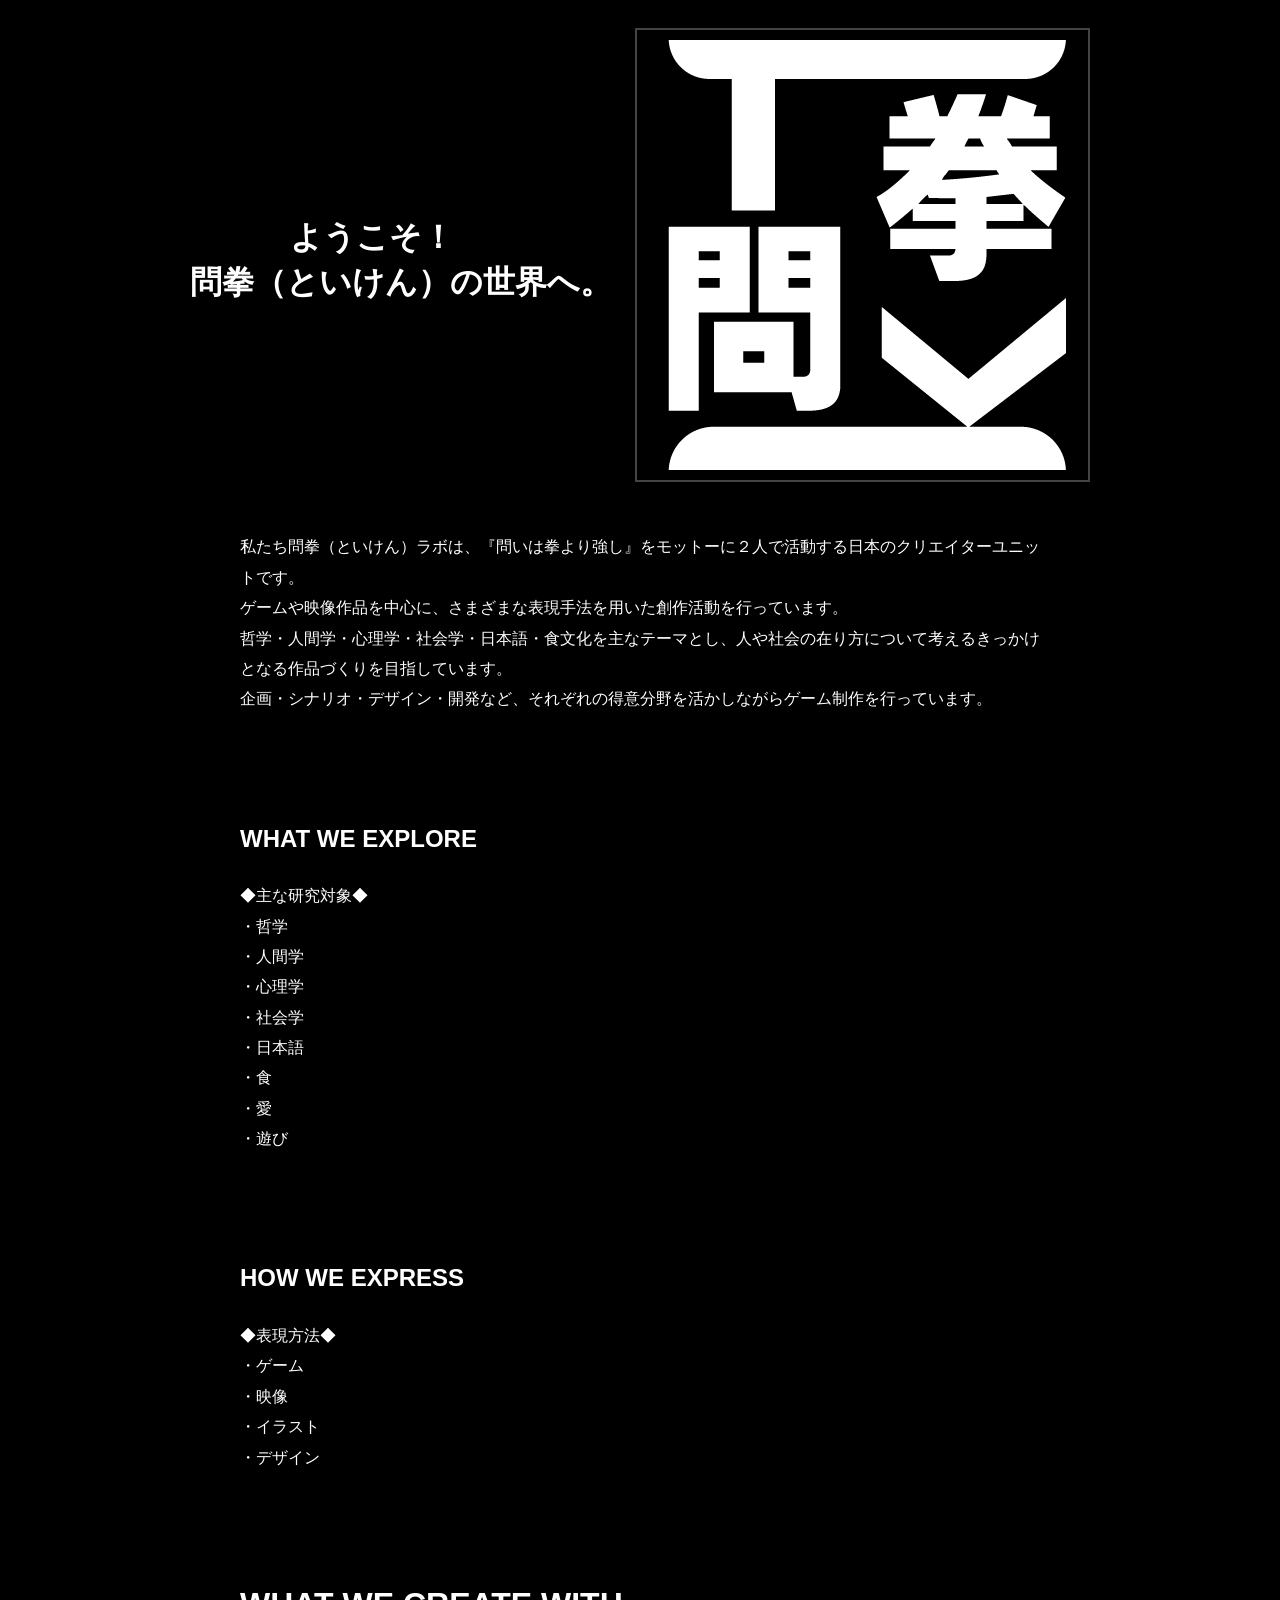
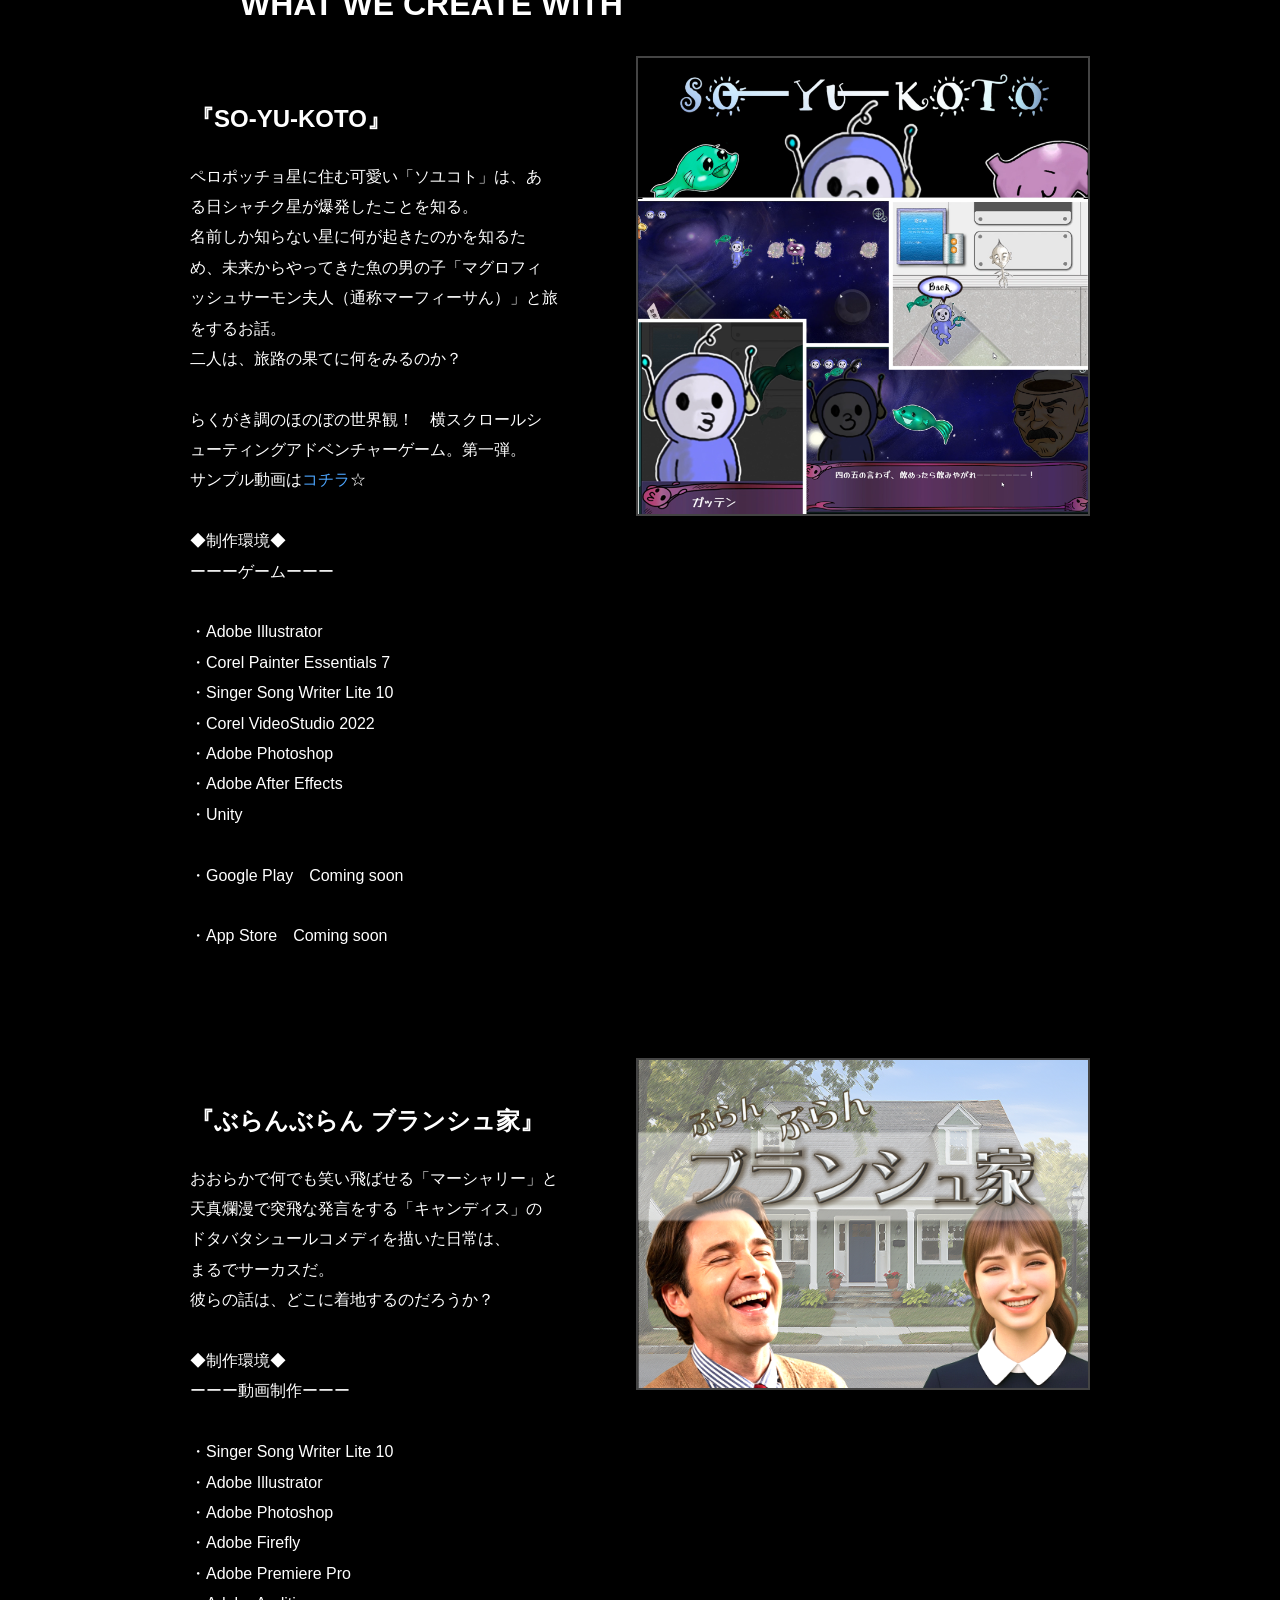
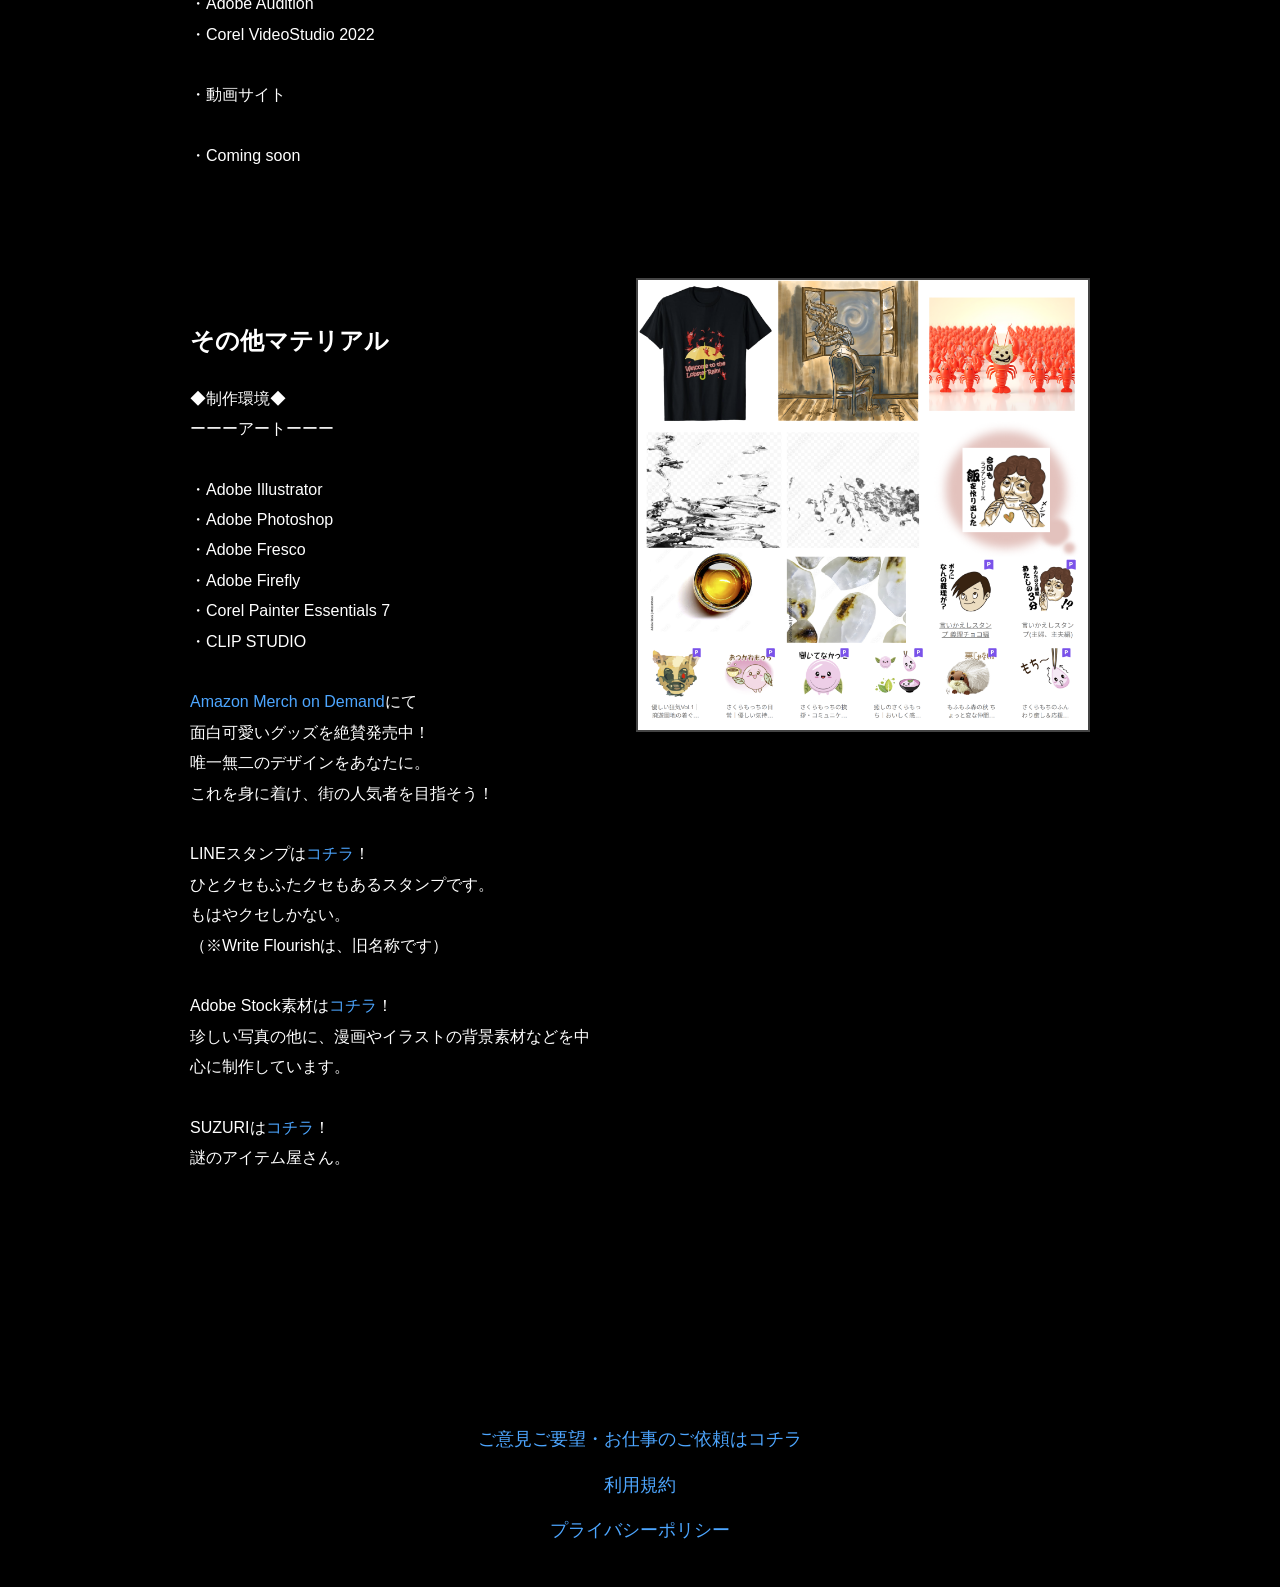
<file: index.html>
<!DOCTYPE html>
<html lang="ja">
<head>
    <meta charset="UTF-8">
    <meta name="viewport" content="width=device-width, initial-scale=1.0">
    <title>問拳（といけん）</title>
    <link rel="stylesheet" href="style.css">

    <style>
        body {
            background-color: #000;
            color: #fff;
            font-family: sans-serif;
            line-height: 1.9;
            padding: 20px;
        }

        h1, h2, h3 {
            color: #fff;
            margin-top: 40px;
        }

        p {
            margin-top: 20px;
        }

        a {
            color: #4da6ff;
            text-decoration: none;
        }

        a:hover {
            text-decoration: underline;
        }

        .section {
            margin-bottom: 60px;
            margin: 0 auto;        /* ブロックを中央に配置 */
            text-align: left;      /* 文字は左揃え */
        }

        .image-box {
            width: 100%;
            margin: 30px 0;
            text-align: center;
        }

        .image-box img {
            max-width: 90%;
            border: 2px solid #444;
        }

        .footer-links {
            margin-top: 100px;
            text-align: center;
        }

        .footer-links a {
            display: block;
            margin: 12px 0;
            font-size: 1.1em;
        }

        /* ▼▼▼ タイトル＋画像を横並びにする ▼▼▼ */
        .title-with-image {
            display: flex;
            align-items: center;
            justify-content: space-between;
            gap: 20px;
            margin-bottom: 40px;
        }

        .title-with-image h1 {
            flex: 1;
        }

        .title-with-image .image-box img {
            max-width: 512px;
            height: auto;
            border: 2px solid #444;
        }
    </style>
</head>
<body>

    <!-- ▼▼▼ タイトル＋画像（横並び） ▼▼▼ -->
<div class="title-with-image">

    <div class="title-text">
        <h1>
            <span class="yokoso">ようこそ！</span><br>
            問拳（といけん）の世界へ。
        </h1>
    </div>

    <div class="title-image">
        <img src="toikenLogo.png" alt="問拳（といけん）のロゴ画像">
    </div>

</div>

    <!-- ▼▼▼ 説明文 ▼▼▼ -->
    <p class="intro-text">
        私たち問拳（といけん）ラボは、『問いは拳より強し』をモットーに２人で活動する日本のクリエイターユニットです。<br>
        ゲームや映像作品を中心に、さまざまな表現手法を用いた創作活動を行っています。<br>
        哲学・人間学・心理学・社会学・日本語・食文化を主なテーマとし、人や社会の在り方について考えるきっかけとなる作品づくりを目指しています。<br>
        企画・シナリオ・デザイン・開発など、それぞれの得意分野を活かしながらゲーム制作を行っています。
        <br>
        <br>
        <br>
    </p>

    <!-- ▼▼▼ セクション1 ▼▼▼ -->
    <div class="section center-section">
        <h2>WHAT WE EXPLORE</h2>
        <p>
◆主な研究対象◆<br>
・哲学<br>
・人間学<br>
・心理学<br>
・社会学<br>
・日本語<br>
・食<br>
・愛<br>
・遊び<br><br><br>
        </p>
    </div>

    <!-- ▼▼▼ セクション2 ▼▼▼ -->
    <div class="section center-section">
        <h2>HOW WE EXPRESS</h2>
        <p>
◆表現方法◆<br>
・ゲーム<br>
・映像<br>
・イラスト<br>
・デザイン<br>
            <br>
            <br>
        <h1>WHAT WE CREATE WITH</h1>
        </p>
    </div>

    <!-- ▼▼▼ セクション3 ▼▼▼ -->
<div class="section-with-image">

    <div class="section-text">
        <h2>『SO-YU-KOTO』</h2>
        <p>
            ペロポッチョ星に住む可愛い「ソユコト」は、あ<br>
            る日シャチク星が爆発したことを知る。<br>
            名前しか知らない星に何が起きたのかを知るた<br>
            め、未来からやってきた魚の男の子「マグロフィ<br>
            ッシュサーモン夫人（通称マーフィーサん）」と旅<br>
            をするお話。<br>
            二人は、旅路の果てに何をみるのか？<br><br>
            らくがき調のほのぼの世界観！　横スクロールシ<br>
            ューティングアドベンチャーゲーム。第一弾。<br>
            サンプル動画は<a href="https://holdbaroquewriter.myportfolio.com/">コチラ</a>☆<br><br>

            ◆制作環境◆<br>
            ーーーゲームーーー<br><br>

            ・Adobe Illustrator<br>
            ・Corel Painter Essentials 7<br>
            ・Singer Song Writer Lite 10<br>
            ・Corel VideoStudio 2022<br>
            ・Adobe Photoshop<br>
            ・Adobe After Effects<br>
            ・Unity<br><br>
            ・Google Play　Coming soon<br><br>
            ・App Store　Coming soon<br><br>
        </p>
    </div>

    <div class="section-image">
        <img src="soyukoto.png" alt="アンドロイドアプリ「ソユコト」の画像">
    </div>

</div>

    <!-- ▼▼▼ セクション4 ▼▼▼ -->
<div class="section-with-image">

    <div class="section-text">
        <h2>『ぶらんぶらん ブランシュ家』</h2>
        <p>
            おおらかで何でも笑い飛ばせる「マーシャリー」と<br>
            天真爛漫で突飛な発言をする「キャンディス」の<br>
            ドタバタシュールコメディを描いた日常は、<br>
            まるでサーカスだ。<br>
            彼らの話は、どこに着地するのだろうか？<br><br>

            ◆制作環境◆<br>
            ーーー動画制作ーーー<br><br>

            ・Singer Song Writer Lite 10<br>
            ・Adobe Illustrator<br>
            ・Adobe Photoshop<br>
            ・Adobe Firefly<br>
            ・Adobe Premiere Pro<br>
            ・Adobe Audition<br>
            ・Corel VideoStudio 2022<br><br>
            ・動画サイト<br><br>
            ・Coming soon<br><br>
        </p>
    </div>

    <div class="section-image">
        <img src="buranshuke.png" alt="動画、ブランブランブランシュ家の画像">
    </div>

</div>

        <!-- ▼▼▼ セクション5 ▼▼▼ -->
<div class="section-with-image">

    <div class="section-text">
        <h2>その他マテリアル</h2>
        <p>
            ◆制作環境◆<br>
            ーーーアートーーー<br><br>

            ・Adobe Illustrator<br>
            ・Adobe Photoshop<br>
            ・Adobe Fresco<br>
            ・Adobe Firefly<br>
            ・Corel Painter Essentials 7<br>
            ・CLIP STUDIO<br><br>

            <a href="https://www.amazon.co.jp/s?rh=n%3A352484011%2Cp_4%3A%25402026Toyken">Amazon Merch on Demand</a>にて<br>
            面白可愛いグッズを絶賛発売中！<br>
            唯一無二のデザインをあなたに。<br>
            これを身に着け、街の人気者を目指そう！<br><br>

            LINEスタンプは<a href="https://store.line.me/stickershop/author/1978029/ja">コチラ</a>！<br>
            ひとクセもふたクセもあるスタンプです。<br>
            もはやクセしかない。<br>
            （※Write Flourishは、旧名称です）<br><br>

            Adobe Stock素材は<a href="https://stock.adobe.com/jp/contributor/212766873/whoami?load_type=author&prev_url=detail">コチラ</a>！<br>
            珍しい写真の他に、漫画やイラストの背景素材などを中心に制作しています。<br><br>

            SUZURIは<a href="https://suzuri.jp/Bliss_Ricefield?utm_source=others&utm_medium=social&utm_campaign=shop_share">コチラ</a>！<br>
            謎のアイテム屋さん。<br><br>
        </p>
    </div>

    <div class="section-image">
        <img src="other_material.png" alt="その他素材販売の画像">
    </div>

</div>
    
    <!-- ▼▼▼ フッターリンク ▼▼▼ -->
    <div class="footer-links">
        <br><br><br>
        <a href="contact.html">ご意見ご要望・お仕事のご依頼はコチラ</a>
        <a href="terms.html">利用規約</a>
        <a href="privacy.html">プライバシーポリシー</a>
    </div>

</body>
</html>
</file>
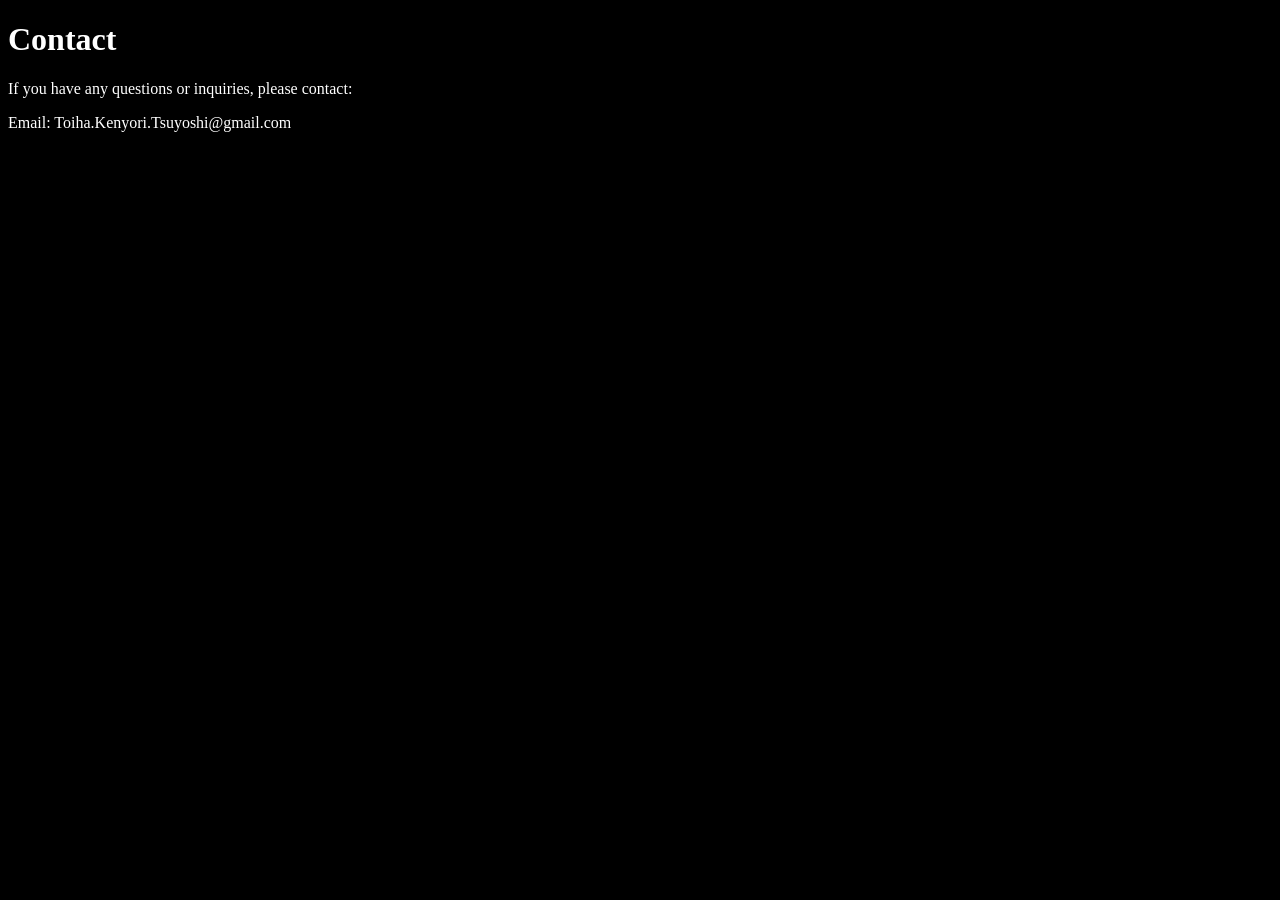
<file: contact.html>
<!DOCTYPE html>
<html>
<head>
  <meta charset="UTF-8">
  <title>Contact - Toi-Ken</title>
</head>
<body style="background-color: #000; color: #fff;">
  <h1>Contact</h1>
  <p>If you have any questions or inquiries, please contact:</p>
  <p>Email: Toiha.Kenyori.Tsuyoshi@gmail.com</p>
</body>
</html>
</file>
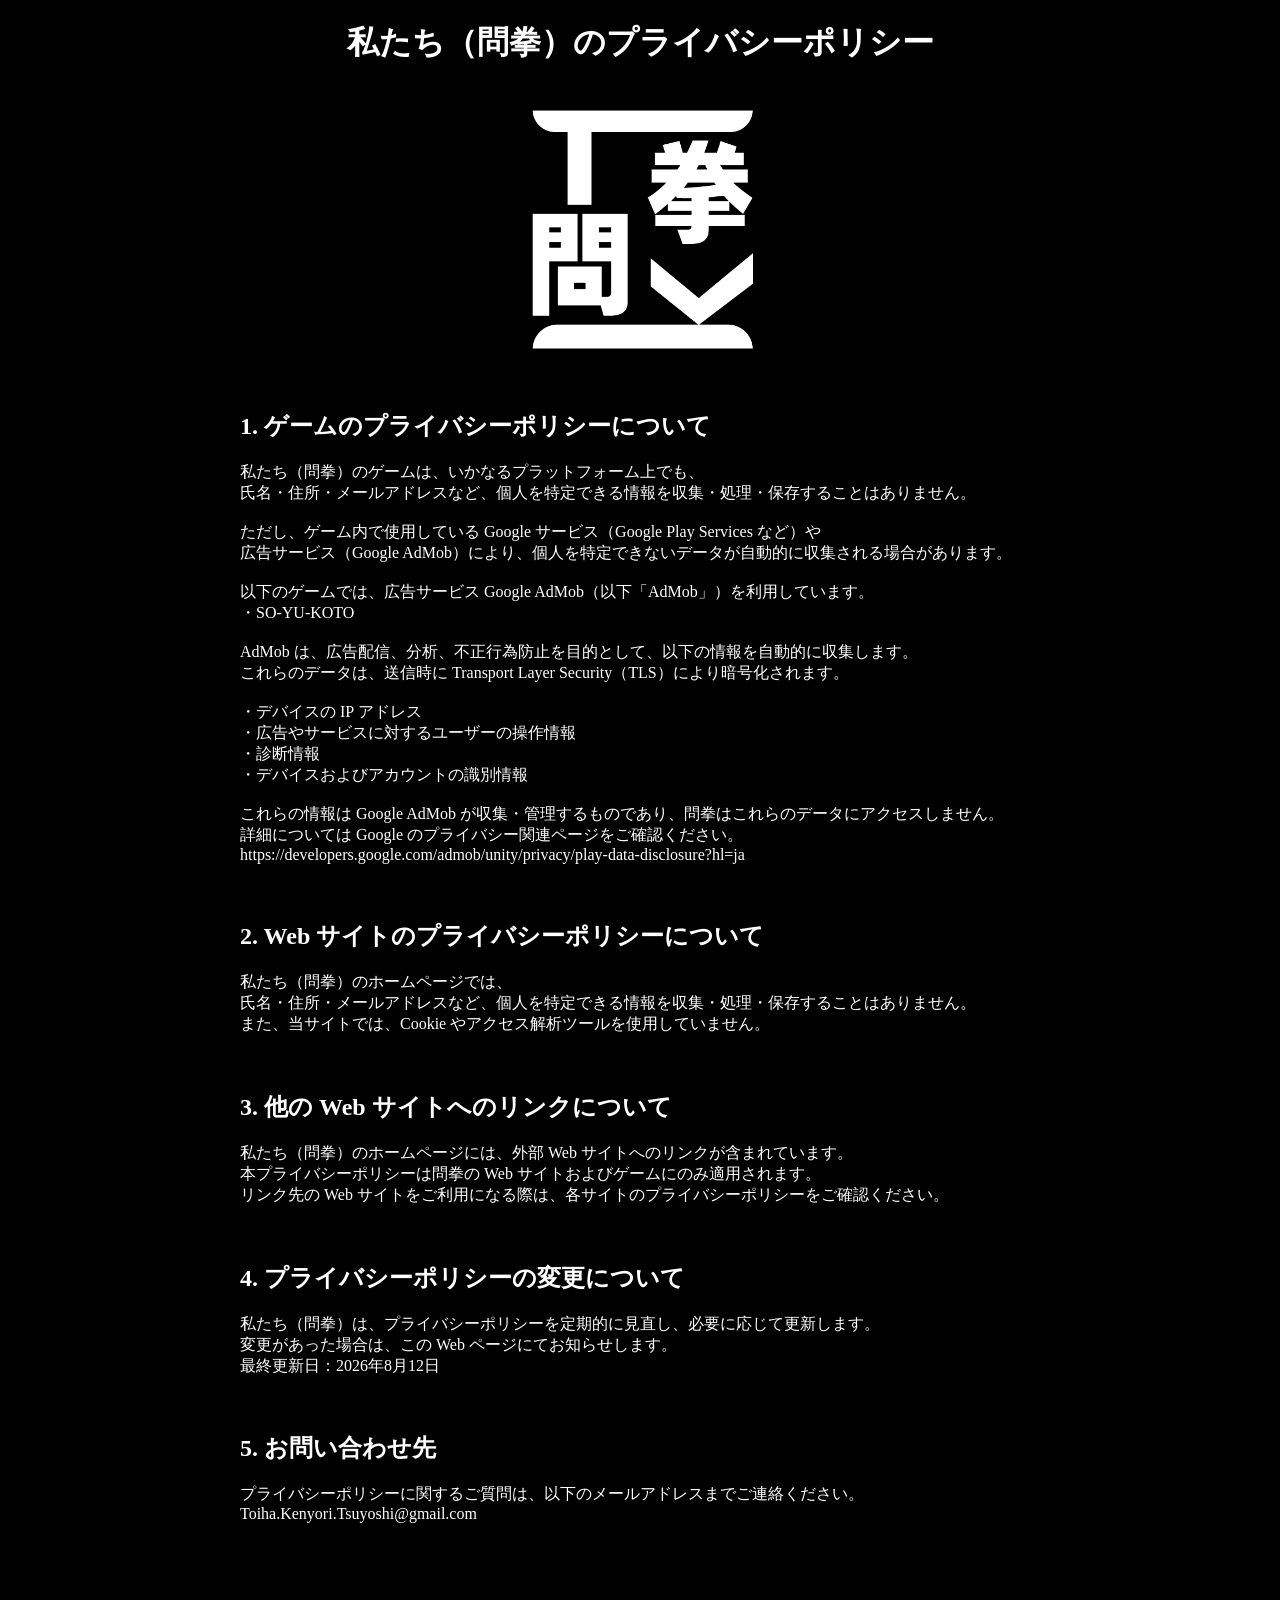
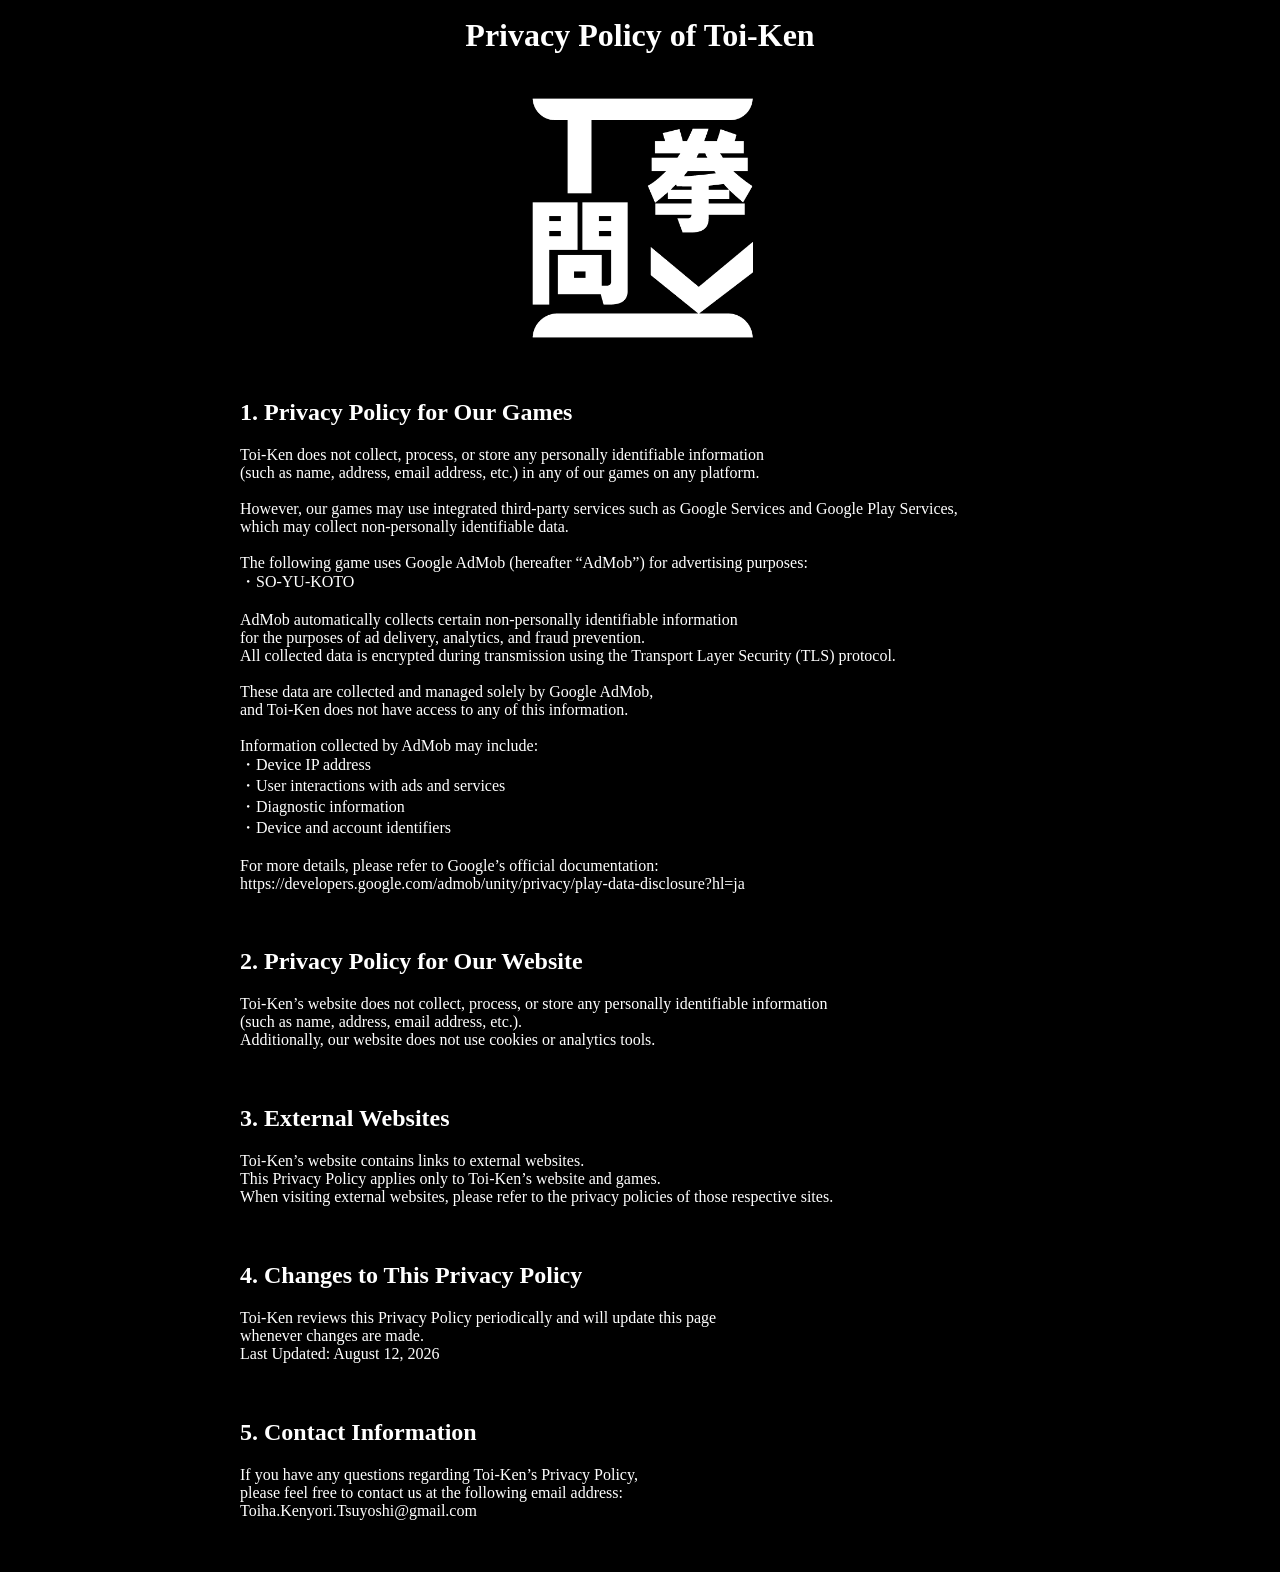
<file: privacy.html>
<!DOCTYPE html>
<html>
<head>
  <meta charset="UTF-8">
  <title>私たち（問拳）のプライバシーポリシー</title>
</head>

<body style="background-color: #000; color: #fff;">

  <!-- ▼中央寄せ＋左揃えコンテナ -->
  <div style="max-width: 800px; margin: 0 auto; text-align: left;">

    <h1 style="text-align:center;">私たち（問拳）のプライバシーポリシー</h1>
    <br>

    <!-- ▼画像サイズ250px -->
    <img src="toikenLogo.png" alt="問拳（といけん）のロゴ画像" 
     style="width:250px; height:auto; display:block; margin:0 auto;">
    <br><br>

    <h2>1. ゲームのプライバシーポリシーについて</h2>
    <p>
私たち（問拳）のゲームは、いかなるプラットフォーム上でも、<br>
氏名・住所・メールアドレスなど、個人を特定できる情報を収集・処理・保存することはありません。<br><br>

ただし、ゲーム内で使用している Google サービス（Google Play Services など）や<br>
広告サービス（Google AdMob）により、個人を特定できないデータが自動的に収集される場合があります。<br><br>

以下のゲームでは、広告サービス Google AdMob（以下「AdMob」）を利用しています。<br>
・SO-YU-KOTO<br><br>

AdMob は、広告配信、分析、不正行為防止を目的として、以下の情報を自動的に収集します。<br>
これらのデータは、送信時に Transport Layer Security（TLS）により暗号化されます。<br><br>

・デバイスの IP アドレス<br>
・広告やサービスに対するユーザーの操作情報<br>
・診断情報<br>
・デバイスおよびアカウントの識別情報<br><br>

これらの情報は Google AdMob が収集・管理するものであり、問拳はこれらのデータにアクセスしません。<br>
詳細については Google のプライバシー関連ページをご確認ください。<br>
https://developers.google.com/admob/unity/privacy/play-data-disclosure?hl=ja
      <br><br><br>
    </p>

    <h2>2. Web サイトのプライバシーポリシーについて</h2>
    <p>
私たち（問拳）のホームページでは、<br>
氏名・住所・メールアドレスなど、個人を特定できる情報を収集・処理・保存することはありません。<br>
また、当サイトでは、Cookie やアクセス解析ツールを使用していません。<br><br><br>
    </p>

    <h2>3. 他の Web サイトへのリンクについて</h2>
    <p>
私たち（問拳）のホームページには、外部 Web サイトへのリンクが含まれています。<br>
本プライバシーポリシーは問拳の Web サイトおよびゲームにのみ適用されます。<br>
リンク先の Web サイトをご利用になる際は、各サイトのプライバシーポリシーをご確認ください。<br><br><br>
    </p>

    <h2>4. プライバシーポリシーの変更について</h2>
    <p>
私たち（問拳）は、プライバシーポリシーを定期的に見直し、必要に応じて更新します。<br>
変更があった場合は、この Web ページにてお知らせします。<br>
最終更新日：2026年8月12日<br><br><br>
    </p>

    <h2>5. お問い合わせ先</h2>
    <p>
プライバシーポリシーに関するご質問は、以下のメールアドレスまでご連絡ください。<br>
Toiha.Kenyori.Tsuyoshi@gmail.com<br><br><br><br><br>
    </p>

    <h1 style="text-align:center;">Privacy Policy of Toi‑Ken</h1>
    <br>
        <img src="toikenLogo.png" alt="問拳（といけん）のロゴ画像" 
     style="width:250px; height:auto; display:block; margin:0 auto;">
    <br><br>

    <h2>1. Privacy Policy for Our Games</h2>
    <p>
Toi‑Ken does not collect, process, or store any personally identifiable information<br>
(such as name, address, email address, etc.) in any of our games on any platform.<br><br>

However, our games may use integrated third‑party services such as Google Services and Google Play Services,<br>
which may collect non‑personally identifiable data.<br><br>

The following game uses Google AdMob (hereafter “AdMob”) for advertising purposes:<br>
・SO‑YU‑KOTO<br><br>

AdMob automatically collects certain non‑personally identifiable information<br>
for the purposes of ad delivery, analytics, and fraud prevention.<br>
All collected data is encrypted during transmission using the Transport Layer Security (TLS) protocol.<br><br>

These data are collected and managed solely by Google AdMob,<br>
and Toi‑Ken does not have access to any of this information.<br><br>

Information collected by AdMob may include:<br>
・Device IP address<br>
・User interactions with ads and services<br>
・Diagnostic information<br>
・Device and account identifiers<br><br>

For more details, please refer to Google’s official documentation:<br>
https://developers.google.com/admob/unity/privacy/play-data-disclosure?hl=ja
      <br><br><br>
    </p>

    <h2>2. Privacy Policy for Our Website</h2>
    <p>
Toi‑Ken’s website does not collect, process, or store any personally identifiable information<br>
(such as name, address, email address, etc.).<br>
Additionally, our website does not use cookies or analytics tools.<br><br><br>
    </p>

    <h2>3. External Websites</h2>
    <p>
Toi‑Ken’s website contains links to external websites.<br>
This Privacy Policy applies only to Toi‑Ken’s website and games.<br>
When visiting external websites, please refer to the privacy policies of those respective sites.<br><br><br>
    </p>

    <h2>4. Changes to This Privacy Policy</h2>
    <p>
Toi‑Ken reviews this Privacy Policy periodically and will update this page<br>
whenever changes are made.<br>
Last Updated: August 12, 2026<br><br><br>
    </p>

    <h2>5. Contact Information</h2>
    <p>
If you have any questions regarding Toi‑Ken’s Privacy Policy,<br>
please feel free to contact us at the following email address:<br>
Toiha.Kenyori.Tsuyoshi@gmail.com<br><br><br>
    </p>

  </div>
</body>
</html>
</file>
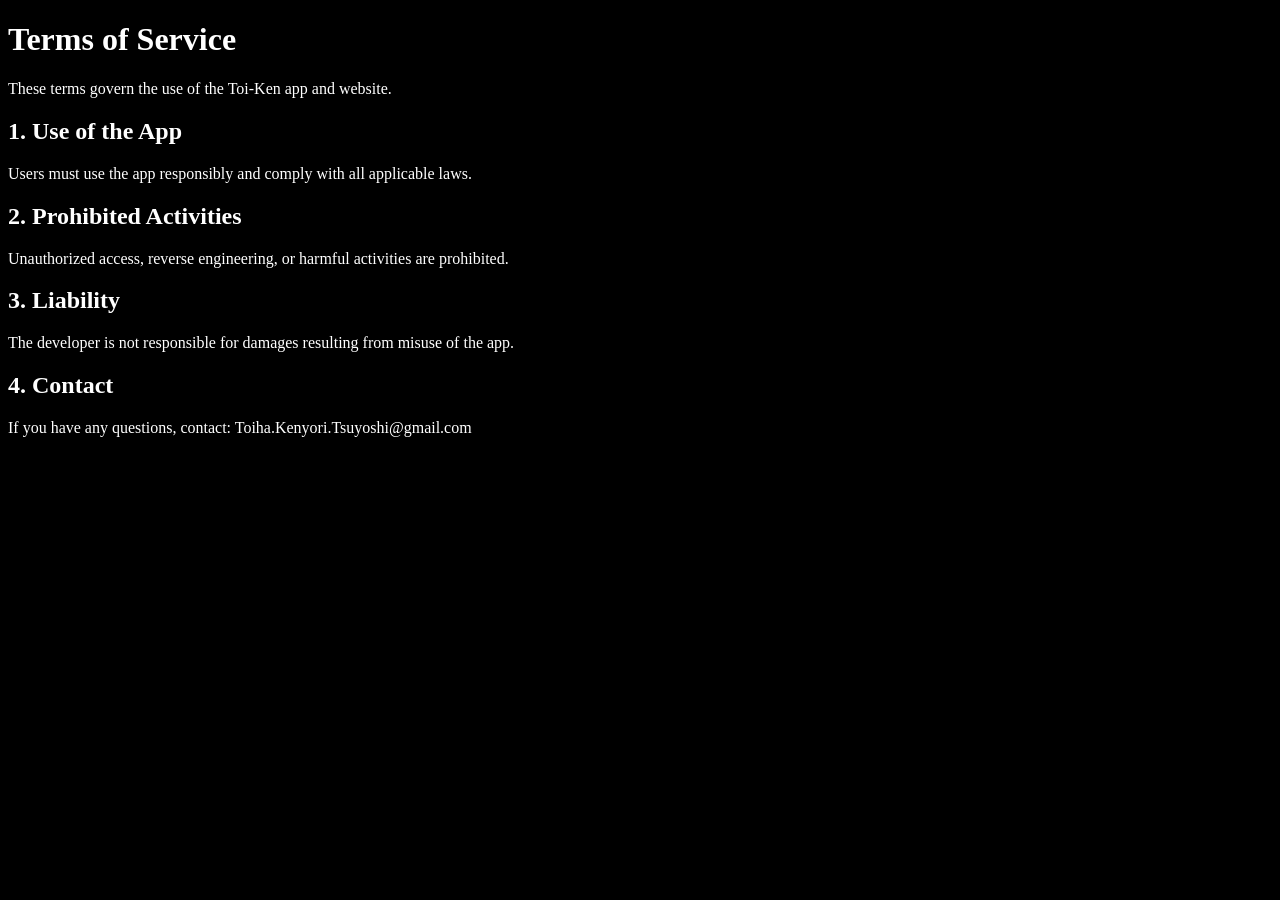
<file: terms.html>
<!DOCTYPE html>
<html>
<head>
  <meta charset="UTF-8">
  <title>Terms of Service - Toi-Ken</title>
</head>
<body style="background-color: #000; color: #fff;">
  <h1>Terms of Service</h1>
  <p>These terms govern the use of the Toi-Ken app and website.</p>

  <h2>1. Use of the App</h2>
  <p>Users must use the app responsibly and comply with all applicable laws.</p>

  <h2>2. Prohibited Activities</h2>
  <p>Unauthorized access, reverse engineering, or harmful activities are prohibited.</p>

  <h2>3. Liability</h2>
  <p>The developer is not responsible for damages resulting from misuse of the app.</p>

  <h2>4. Contact</h2>
  <p>If you have any questions, contact: Toiha.Kenyori.Tsuyoshi@gmail.com</p>
</body>
</html>
</file>
<file: style.css>
body {
    background-color: #000;
    color: #fff;
    font-family: sans-serif;
    line-height: 1.9;
    padding: 20px;
}

/* タイトル＋画像の横並び */
.title-with-image {
    display: flex;
    align-items: center;
    justify-content: flex-start;
    gap: 40px;
    max-width: 900px;
    margin: 0 auto;
}

/* タイトル部分 */
.title-text h1 {
    margin: 0;
    line-height: 1.4;
}

/* 「ようこそ！」だけ右にずらす */
.yokoso {
    margin-left: 100px;
    display: inline-block;
}

/* 説明文を中央に配置しつつ、文字は左揃え */
.intro-text {
    max-width: 800px;      /* 中央に置くための横幅（調整OK） */
    margin: 0 auto;        /* ブロックを中央に配置 */
    text-align: left;      /* 文字は左揃え */
    line-height: 1.9;
}

/* 画像部分 */
.title-image img {
    max-width: 600px;
    height: auto;
    border: 2px solid #444;
}

/* セクション */
.section {
    margin-bottom: 60px;
}

/* ▼▼▼ セクションの横並びレイアウト ▼▼▼ */
.section-with-image {
    display: flex;
    align-items: flex-start;
    justify-content: space-between;
    gap: 40px;
    max-width: 900px;
    margin: 0 auto 60px auto; /* 中央寄せ＋下余白 */
}

/* 左側の文章ブロック */
.section-text {
    flex: 1;
    text-align: left;
}

/* 右側の画像ブロック */
.section-image img {
    max-width: 450px; /* トイケンの画像と同じくらいの存在感 */
    height: auto;
    border: 2px solid #444;
}

/* WHAT WE EXPLORE / WHAT WE CREATE WITH を中央揃えにする */
.center-section {
    max-width: 800px;   /* 中央に置くための幅 */
    margin: 0 auto;     /* ブロックを中央に配置 */
    text-align: left;   /* テキストは左揃え */
}

/* フッターリンク */
.footer-links {
    margin-top: 100px;
    text-align: center;
}

.footer-links a {
    display: block;
    margin: 12px 0;
    font-size: 1.1em;
    color: #4da6ff;
}
</file>
